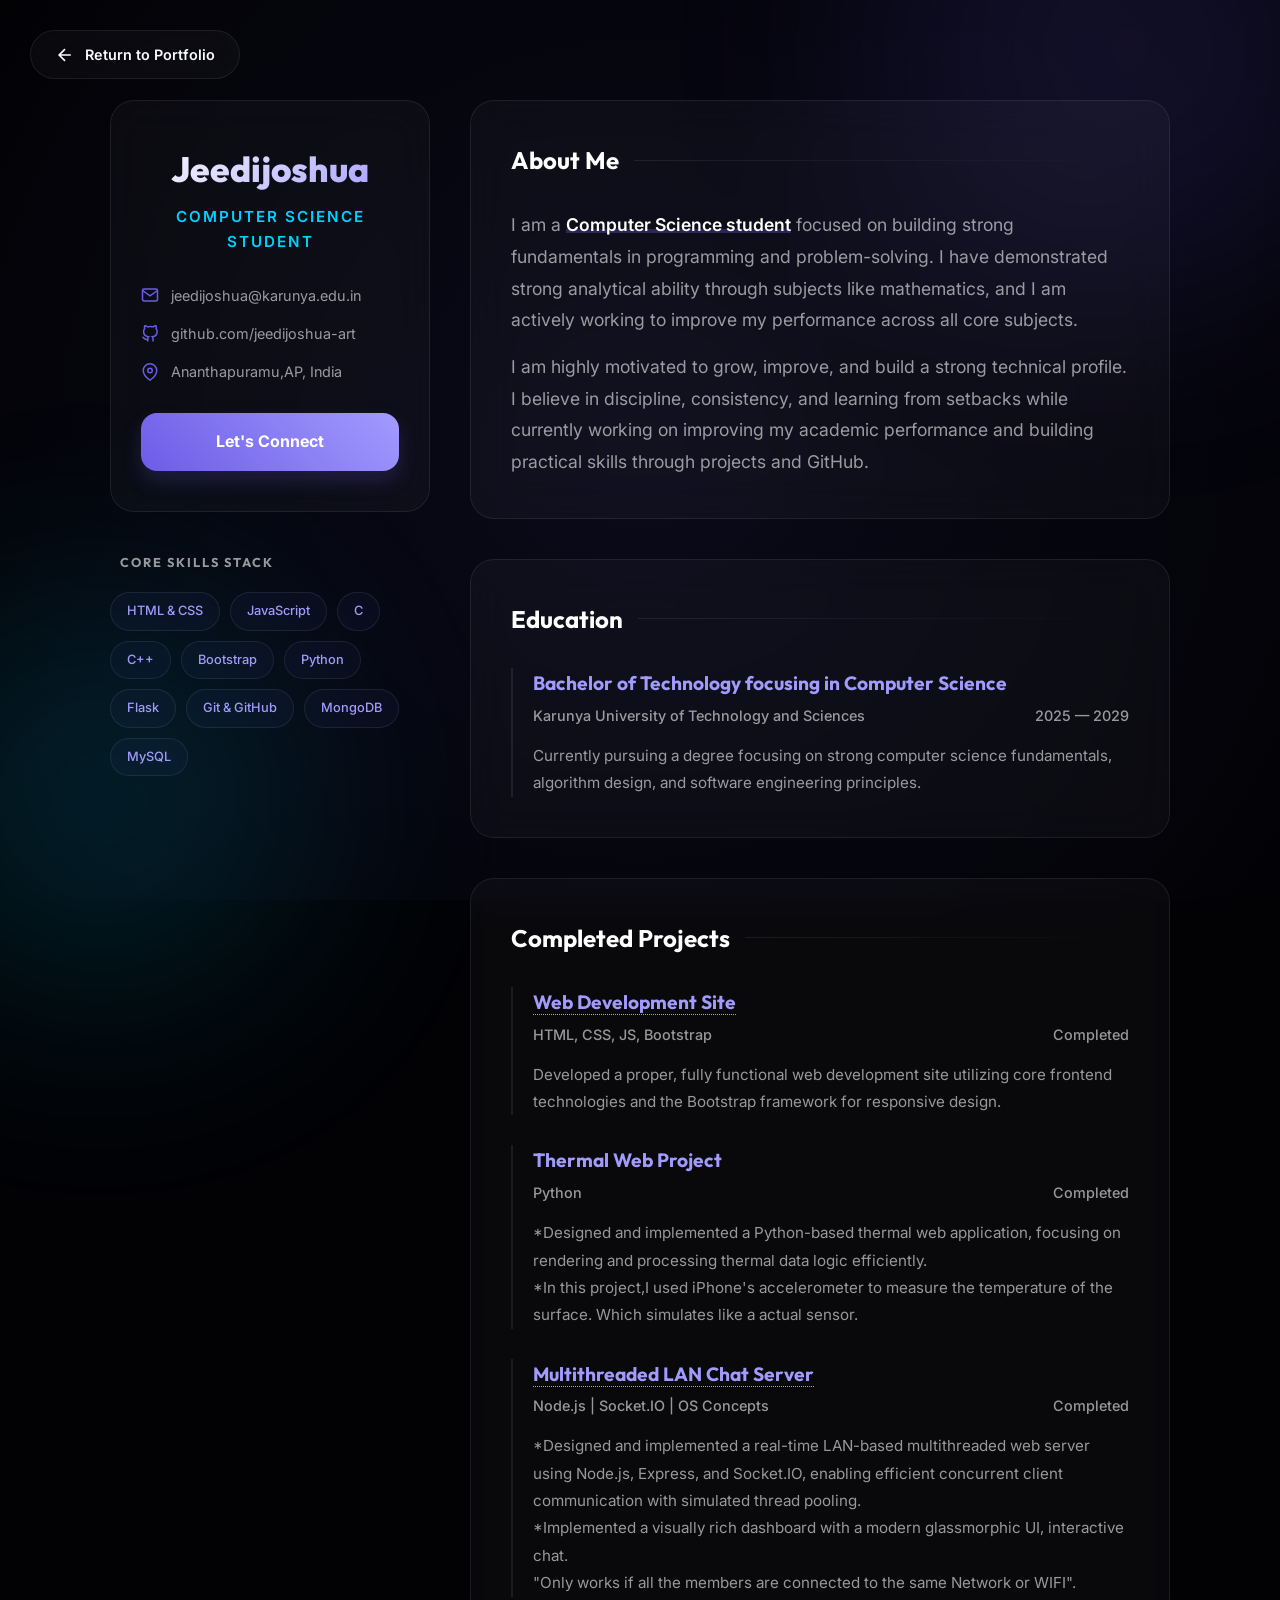
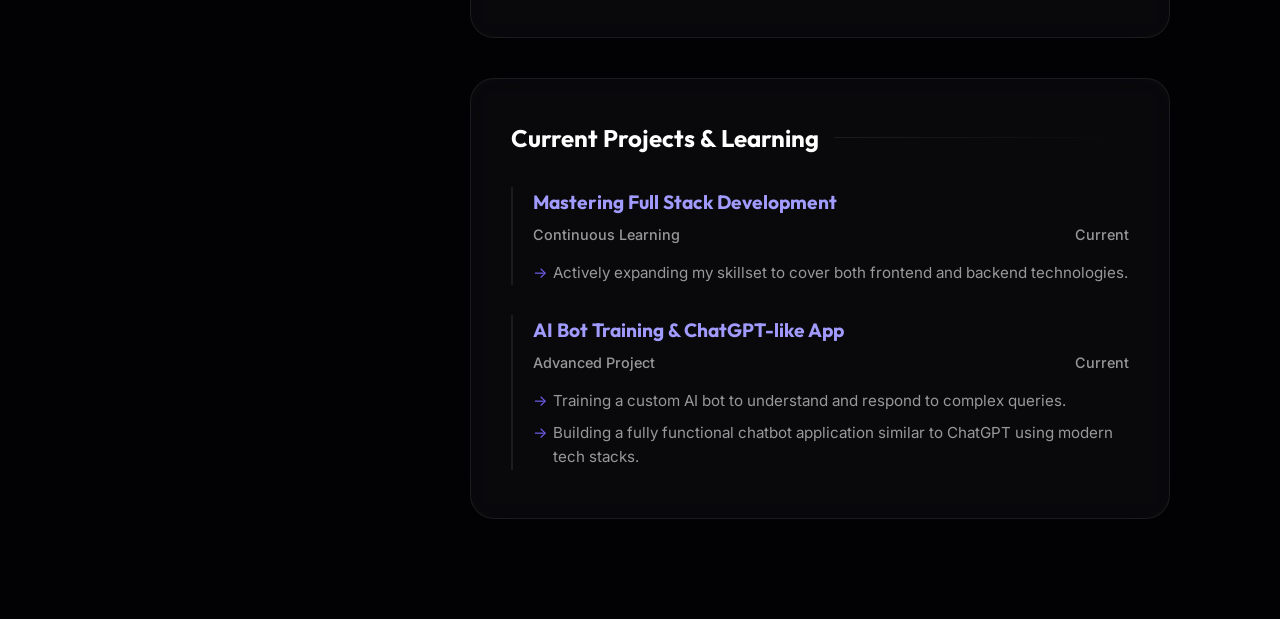
<file: resume_new.html>
<!DOCTYPE html>
<html lang="en">

<head>
    <meta charset="UTF-8">
    <title>Jeedijoshua | CS Student</title>
    <meta name="viewport" content="width=device-width, initial-scale=1.0">
    <link rel="icon" type="image/png" href="favicon.png">

    <!-- Premium Typography -->
    <link rel="preconnect" href="https://fonts.googleapis.com">
    <link rel="preconnect" href="https://fonts.gstatic.com" crossorigin>
    <link
        href="https://fonts.googleapis.com/css2?family=Inter:wght@300;400;500;600&family=Outfit:wght@300;400;600;800&display=swap"
        rel="stylesheet">

    <!-- Animations -->
    <link href="https://unpkg.com/aos@2.3.1/dist/aos.css" rel="stylesheet">

    <!-- Custom Resume Styles -->
    <link rel="stylesheet" href="resume.css">
</head>

<body>
    <!-- Background -->
    <div class="bg-canvas"></div>
    <div class="noise"></div>
    <div class="glow-orb orb-1"></div>
    <div class="glow-orb orb-2"></div>



    <!-- Navigation -->
    <nav class="back-nav" data-aos="fade-down">
        <a href="index.html" class="back-btn">
            <svg width="20" height="20" viewBox="0 0 24 24" fill="none" stroke="currentColor" stroke-width="2">
                <path d="M19 12H5M12 19l-7-7 7-7" />
            </svg>
            Return to Portfolio
        </a>
    </nav>

    <div class="resume-wrapper">
        <!-- SIDEBAR -->
        <aside class="sidebar" data-aos="fade-right">
            <div class="profile-card">
                <h1>Jeedijoshua</h1>
                <p>Computer Science Student</p>

                <div class="contact-list">
                    <div class="contact-item">
                        <svg viewBox="0 0 24 24" fill="none" stroke="currentColor" stroke-width="2">
                            <path d="M4 4h16c1.1 0 2 .9 2 2v12c0 1.1-.9 2-2 2H4c-1.1 0-2-.9-2-2V6c0-1.1.9-2 2-2z" />
                            <polyline points="22,6 12,13 2,6" />
                        </svg>
                        jeedijoshua@karunya.edu.in
                    </div>
                    <div class="contact-item">
                        <svg viewBox="0 0 24 24" fill="none" stroke="currentColor" stroke-width="2">
                            <path
                                d="M9 19c-5 1.5-5-2.5-7-3m14 6v-3.87a3.37 3.37 0 0 0-.94-2.61c3.14-.35 6.44-1.54 6.44-7A5.44 5.44 0 0 0 20 4.77 5.07 5.07 0 0 0 19.91 1S18.73.65 16 2.48a13.38 13.38 0 0 0-7 0C6.27.65 5.09 1 5.09 1A5.07 5.07 0 0 0 5 4.77a5.44 5.44 0 0 0-1.5 3.78c0 5.42 3.3 6.61 6.44 7A3.37 3.37 0 0 0 9 18.13V22" />
                        </svg>
                        github.com/jeedijoshua-art
                    </div>
                    <div class="contact-item">
                        <svg viewBox="0 0 24 24" fill="none" stroke="currentColor" stroke-width="2">
                            <path d="M21 10c0 7-9 13-9 13s-9-6-9-13a9 9 0 0 1 18 0z" />
                            <circle cx="12" cy="10" r="3" />
                        </svg>
                        Ananthapuramu,AP, India
                    </div>
                </div>

                <a href="mailto:jeedijoshua@karunya.edu.in?subject=Connection%20Request%20from%20Portfolio&body=Hi%20Jeedijoshua,%0A%0AI'd%20like%20to%20connect%20with%20you%20regarding..."
                    class="connect-btn">Let's Connect</a>
            </div>

            <div class="sidebar-section">
                <h3>Core Skills Stack</h3>
                <div class="skills-grid">
                    <span class="skill-chip">HTML & CSS</span>
                    <span class="skill-chip">JavaScript</span>
                    <span class="skill-chip">C</span>
                    <span class="skill-chip">C++</span>
                    <span class="skill-chip">Bootstrap</span>
                    <span class="skill-chip">Python</span>
                    <span class="skill-chip">Flask</span>
                    <span class="skill-chip">Git & GitHub</span>
                    <span class="skill-chip">MongoDB</span>
                    <span class="skill-chip">MySQL</span>
                </div>
            </div>
        </aside>

        <!-- MAIN CONTENT -->
        <main class="main-content">
            <!-- Summary -->
            <section class="section-card" data-aos="fade-up">
                <div class="section-header">
                    <h2>About Me</h2>
                    <div class="header-line"></div>
                </div>
                <div class="summary-text">
                    <p>
                        I am a <span class="highlight">Computer Science student</span> focused on building strong
                        fundamentals in programming and problem-solving. I have demonstrated strong analytical ability
                        through subjects like mathematics, and I am actively working to improve my performance across
                        all core subjects.
                    </p>
                    <p style="margin-top: 15px;">
                        I am highly motivated to grow, improve, and build a strong technical profile. I believe in
                        discipline, consistency, and learning from setbacks while currently working on improving my
                        academic performance and building practical skills through projects and GitHub.
                    </p>
                </div>
            </section>

            <!-- Education -->
            <section class="section-card" data-aos="fade-up" data-aos-delay="100">
                <div class="section-header">
                    <h2>Education</h2>
                    <div class="header-line"></div>
                </div>
                <div class="resume-item">
                    <h3>Bachelor of Technology focusing in Computer Science</h3>
                    <div class="item-meta">
                        <span>Karunya University of Technology and Sciences</span>
                        <span>2025 — 2029</span>
                    </div>
                    <p class="summary-text" style="font-size: 0.95rem;">
                        Currently pursuing a degree focusing on strong computer science fundamentals, algorithm design,
                        and software engineering principles.
                    </p>
                </div>
            </section>

            <!-- Completed Projects -->
            <section class="section-card" data-aos="fade-up" data-aos-delay="200">
                <div class="section-header">
                    <h2>Completed Projects</h2>
                    <div class="header-line"></div>
                </div>
                <div class="resume-item">
                    <h3><a href="https://jeedijoshua-art.github.io/INDEX1140/" target="_blank" rel="noopener noreferrer"
                            style="color: inherit; text-decoration: none; border-bottom: 1px dotted currentColor;">Web
                            Development Site</a></h3>
                    <div class="item-meta">
                        <span>HTML, CSS, JS, Bootstrap</span>
                        <span>Completed</span>
                    </div>
                    <p class="summary-text" style="font-size: 0.95rem;">
                        Developed a proper, fully functional web development site utilizing core frontend technologies
                        and the Bootstrap framework for responsive design.
                    </p>
                </div>
                <div class="resume-item" style="margin-top: 20px;">
                    <h3>Thermal Web Project</h3>
                    <div class="item-meta">
                        <span>Python</span>
                        <span>Completed</span>
                    </div>
                    <p class="summary-text" style="font-size: 0.95rem;">
                        *Designed and implemented a Python-based thermal web application, focusing on rendering and
                        processing thermal data logic efficiently.<br>
                        *In this project,I used iPhone's accelerometer to measure the temperature of the surface.
                        Which simulates like a actual sensor.
                    </p>
                </div>
                <div class="resume-item" style="margin-top: 20px;">
                    <h3><a href="https://osmp.onrender.com" target="_blank" rel="noopener noreferrer"
                            style="color: inherit; text-decoration: none; border-bottom: 1px dotted currentColor;">Multithreaded
                            LAN Chat Server</a></h3>
                    <div class="item-meta">
                        <span>Node.js | Socket.IO | OS Concepts</span>
                        <span>Completed</span>
                    </div>
                    <p class="summary-text" style="font-size: 0.95rem;">
                        *Designed and implemented a real-time LAN-based multithreaded web server using Node.js, Express,
                        and Socket.IO, enabling efficient concurrent client communication with simulated thread
                        pooling.<br>
                        *Implemented a visually rich dashboard with a modern glassmorphic UI, interactive chat.<br>
                        "Only works if all the members are connected to the same Network or WIFI".
                    </p>
                </div>
            </section>

            <!-- Ongoing Projects & Learning -->
            <section class="section-card" data-aos="fade-up" data-aos-delay="300">
                <div class="section-header">
                    <h2>Current Projects & Learning</h2>
                    <div class="header-line"></div>
                </div>

                <div class="resume-item">
                    <h3>Mastering Full Stack Development</h3>
                    <div class="item-meta">
                        <span>Continuous Learning</span>
                        <span>Current</span>
                    </div>
                    <ul>
                        <li>Actively expanding my skillset to cover both frontend and backend technologies.</li>
                    </ul>
                </div>

                <div class="resume-item">
                    <h3>AI Bot Training & ChatGPT-like App</h3>
                    <div class="item-meta">
                        <span>Advanced Project</span>
                        <span>Current</span>
                    </div>
                    <ul>
                        <li>Training a custom AI bot to understand and respond to complex queries.</li>
                        <li>Building a fully functional chatbot application similar to ChatGPT using modern tech stacks.
                        </li>
                    </ul>
                </div>
            </section>
        </main>
    </div>

    <!-- Scripts -->
    <script src="https://unpkg.com/aos@2.3.1/dist/aos.js"></script>
    <!-- Custom Resume Logic -->
    <script src="resume.js"></script>
</body>

</html>
</file>
<file: resume.css>
:root {
    --bg-deep: #020205;
    --primary: #6c5ce7;
    --secondary: #a29bfe;
    --accent: #00d2ff;
    --text-main: #f8f9fa;
    --text-dim: rgba(248, 249, 250, 0.6);
    --card-bg: rgba(255, 255, 255, 0.03);
    --border: rgba(255, 255, 255, 0.08);
    --glass-blur: blur(20px);
    --transition: all 0.4s cubic-bezier(0.4, 0, 0.2, 1);
}

* {
    margin: 0;
    padding: 0;
    box-sizing: border-box;
}

body {
    background-color: var(--bg-deep);
    color: var(--text-main);
    font-family: 'Inter', sans-serif;
    line-height: 1.6;
    overflow-x: hidden;
    min-height: 100vh;
}

h1,
h2,
h3,
.font-heading {
    font-family: 'Outfit', sans-serif;
}

/* --- BACKGROUND ELEMENTS --- */
.bg-canvas {
    position: fixed;
    top: 0;
    left: 0;
    width: 100%;
    height: 100%;
    z-index: -1;
    background: radial-gradient(circle at 50% 50%, #0a0a1a 0%, #020205 100%);
}

.noise {
    position: fixed;
    top: 0;
    left: 0;
    width: 100%;
    height: 100%;
    z-index: -1;
    opacity: 0.03;
    pointer-events: none;
    background: url('https://grainy-gradients.vercel.app/noise.svg');
}

.glow-orb {
    position: fixed;
    border-radius: 50%;
    filter: blur(120px);
    opacity: 0.15;
    z-index: -1;
    animation: float 20s infinite alternate ease-in-out;
}

.orb-1 {
    width: 500px;
    height: 500px;
    background: var(--primary);
    top: -200px;
    right: -100px;
}

.orb-2 {
    width: 400px;
    height: 400px;
    background: var(--accent);
    bottom: -100px;
    left: -100px;
    animation-delay: -5s;
}

@keyframes float {
    0% {
        transform: translate(0, 0) scale(1);
    }

    100% {
        transform: translate(100px, 50px) scale(1.1);
    }
}

/* --- NAVIGATION --- */
.back-nav {
    position: fixed;
    top: 30px;
    left: 30px;
    z-index: 1000;
}

.back-btn {
    display: flex;
    align-items: center;
    gap: 10px;
    padding: 12px 24px;
    background: var(--card-bg);
    border: 1px solid var(--border);
    border-radius: 100px;
    text-decoration: none;
    color: var(--text-main);
    font-weight: 600;
    font-size: 0.9rem;
    backdrop-filter: var(--glass-blur);
    transition: var(--transition);
}

.back-btn:hover {
    background: var(--primary);
    border-color: var(--primary);
    transform: translateX(-5px);
    box-shadow: 0 10px 20px rgba(108, 92, 231, 0.2);
}

/* --- LAYOUT --- */
.resume-wrapper {
    max-width: 1100px;
    margin: 0 auto;
    padding: 100px 20px;
    display: grid;
    grid-template-columns: 320px 1fr;
    gap: 40px;
}

/* --- SIDEBAR --- */
.sidebar {
    position: sticky;
    top: 100px;
    height: fit-content;
}

.profile-card {
    background: var(--card-bg);
    border: 1px solid var(--border);
    border-radius: 24px;
    padding: 40px 30px;
    backdrop-filter: var(--glass-blur);
    text-align: center;
}

.profile-card h1 {
    font-size: 2.2rem;
    font-weight: 800;
    margin-bottom: 8px;
    background: linear-gradient(135deg, #fff 0%, var(--secondary) 100%);
    -webkit-background-clip: text;
    background-clip: text;
    -webkit-text-fill-color: transparent;
}

.profile-card p {
    color: var(--accent);
    font-size: 0.95rem;
    font-weight: 600;
    text-transform: uppercase;
    letter-spacing: 2px;
    margin-bottom: 30px;
}

.contact-list {
    text-align: left;
    display: flex;
    flex-direction: column;
    gap: 15px;
    margin-bottom: 30px;
}

.contact-item {
    display: flex;
    align-items: center;
    gap: 12px;
    font-size: 0.9rem;
    color: var(--text-dim);
    transition: var(--transition);
}

.contact-item svg {
    width: 18px;
    height: 18px;
    color: var(--primary);
}

.connect-btn {
    display: block;
    width: 100%;
    padding: 16px;
    background: linear-gradient(45deg, var(--primary), var(--secondary));
    color: white;
    text-decoration: none;
    border-radius: 16px;
    font-weight: 700;
    font-size: 1rem;
    transition: var(--transition);
    box-shadow: 0 10px 20px rgba(108, 92, 231, 0.2);
}

.connect-btn:hover {
    transform: translateY(-5px);
    box-shadow: 0 15px 30px rgba(108, 92, 231, 0.4);
}

.sidebar-section {
    margin-top: 40px;
}

.sidebar-section h3 {
    font-size: 0.8rem;
    text-transform: uppercase;
    letter-spacing: 2px;
    color: var(--text-dim);
    margin-bottom: 20px;
    padding-left: 10px;
}

.skills-grid {
    display: flex;
    flex-wrap: wrap;
    gap: 10px;
}

.skill-chip {
    padding: 8px 16px;
    background: rgba(108, 92, 231, 0.05);
    border: 1px solid var(--border);
    border-radius: 100px;
    font-size: 0.8rem;
    color: var(--secondary);
    font-weight: 500;
    transition: var(--transition);
}

.skill-chip:hover {
    background: var(--primary);
    color: white;
    border-color: var(--primary);
    transform: scale(1.05);
}

/* --- MAIN CONTENT --- */
.main-content {
    display: flex;
    flex-direction: column;
    gap: 40px;
}

.section-card {
    background: var(--card-bg);
    border: 1px solid var(--border);
    border-radius: 24px;
    padding: 40px;
    backdrop-filter: var(--glass-blur);
    transition: var(--transition);
}

.section-card:hover {
    border-color: rgba(108, 92, 231, 0.3);
    background: rgba(255, 255, 255, 0.05);
}

.section-header {
    display: flex;
    align-items: center;
    gap: 15px;
    margin-bottom: 30px;
}

.section-header h2 {
    font-size: 1.5rem;
    font-weight: 700;
    color: #fff;
}

.header-line {
    flex: 1;
    height: 1px;
    background: linear-gradient(to right, var(--border), transparent);
}

.summary-text {
    font-size: 1.1rem;
    color: var(--text-dim);
    line-height: 1.8;
}

.summary-text .highlight {
    color: #fff;
    font-weight: 600;
    position: relative;
}

.highlight::after {
    content: '';
    position: absolute;
    bottom: 2px;
    left: 0;
    width: 100%;
    height: 4px;
    background: rgba(108, 92, 231, 0.3);
    z-index: -1;
}

.resume-item {
    margin-bottom: 30px;
    position: relative;
    padding-left: 20px;
    border-left: 2px solid var(--border);
}

.resume-item:last-child {
    margin-bottom: 0;
}

.resume-item h3 {
    font-size: 1.2rem;
    color: var(--secondary);
    margin-bottom: 5px;
}

.item-meta {
    display: flex;
    justify-content: space-between;
    font-size: 0.9rem;
    font-weight: 500;
    color: var(--text-dim);
    margin-bottom: 15px;
}

.resume-item ul {
    list-style: none;
}

.resume-item li {
    position: relative;
    padding-left: 20px;
    font-size: 0.95rem;
    color: var(--text-dim);
    margin-bottom: 8px;
}

.resume-item li::before {
    content: '→';
    position: absolute;
    left: 0;
    color: var(--primary);
}



/* --- RESPONSIVE --- */
@media (max-width: 992px) {
    .resume-wrapper {
        grid-template-columns: 1fr;
        padding-top: 120px;
        padding-bottom: 40px;
    }

    .sidebar {
        position: relative;
        top: 0;
    }

    .back-nav {
        top: 20px;
        left: 20px;
        width: calc(100% - 40px);
    }

    .back-btn {
        justify-content: center;
        padding: 10px 20px;
        font-size: 0.85rem;
    }
}

/* Mobile specific fixes */
@media (max-width: 600px) {
    .resume-wrapper {
        padding-left: 15px;
        padding-right: 15px;
        gap: 30px;
    }

    .section-card {
        padding: 30px 20px;
    }

    .profile-card {
        padding: 30px 20px;
    }

    .profile-card h1 {
        font-size: 1.8rem;
    }

    .section-header h2 {
        font-size: 1.3rem;
    }

    .summary-text {
        font-size: 1rem;
    }

    .resume-item h3 {
        font-size: 1.1rem;
    }

    .item-meta {
        flex-direction: column;
        gap: 5px;
    }
}

/* Tablet fixes */
@media (min-width: 601px) and (max-width: 1024px) {
    .resume-wrapper {
        max-width: 800px;
    }
}
</file>
